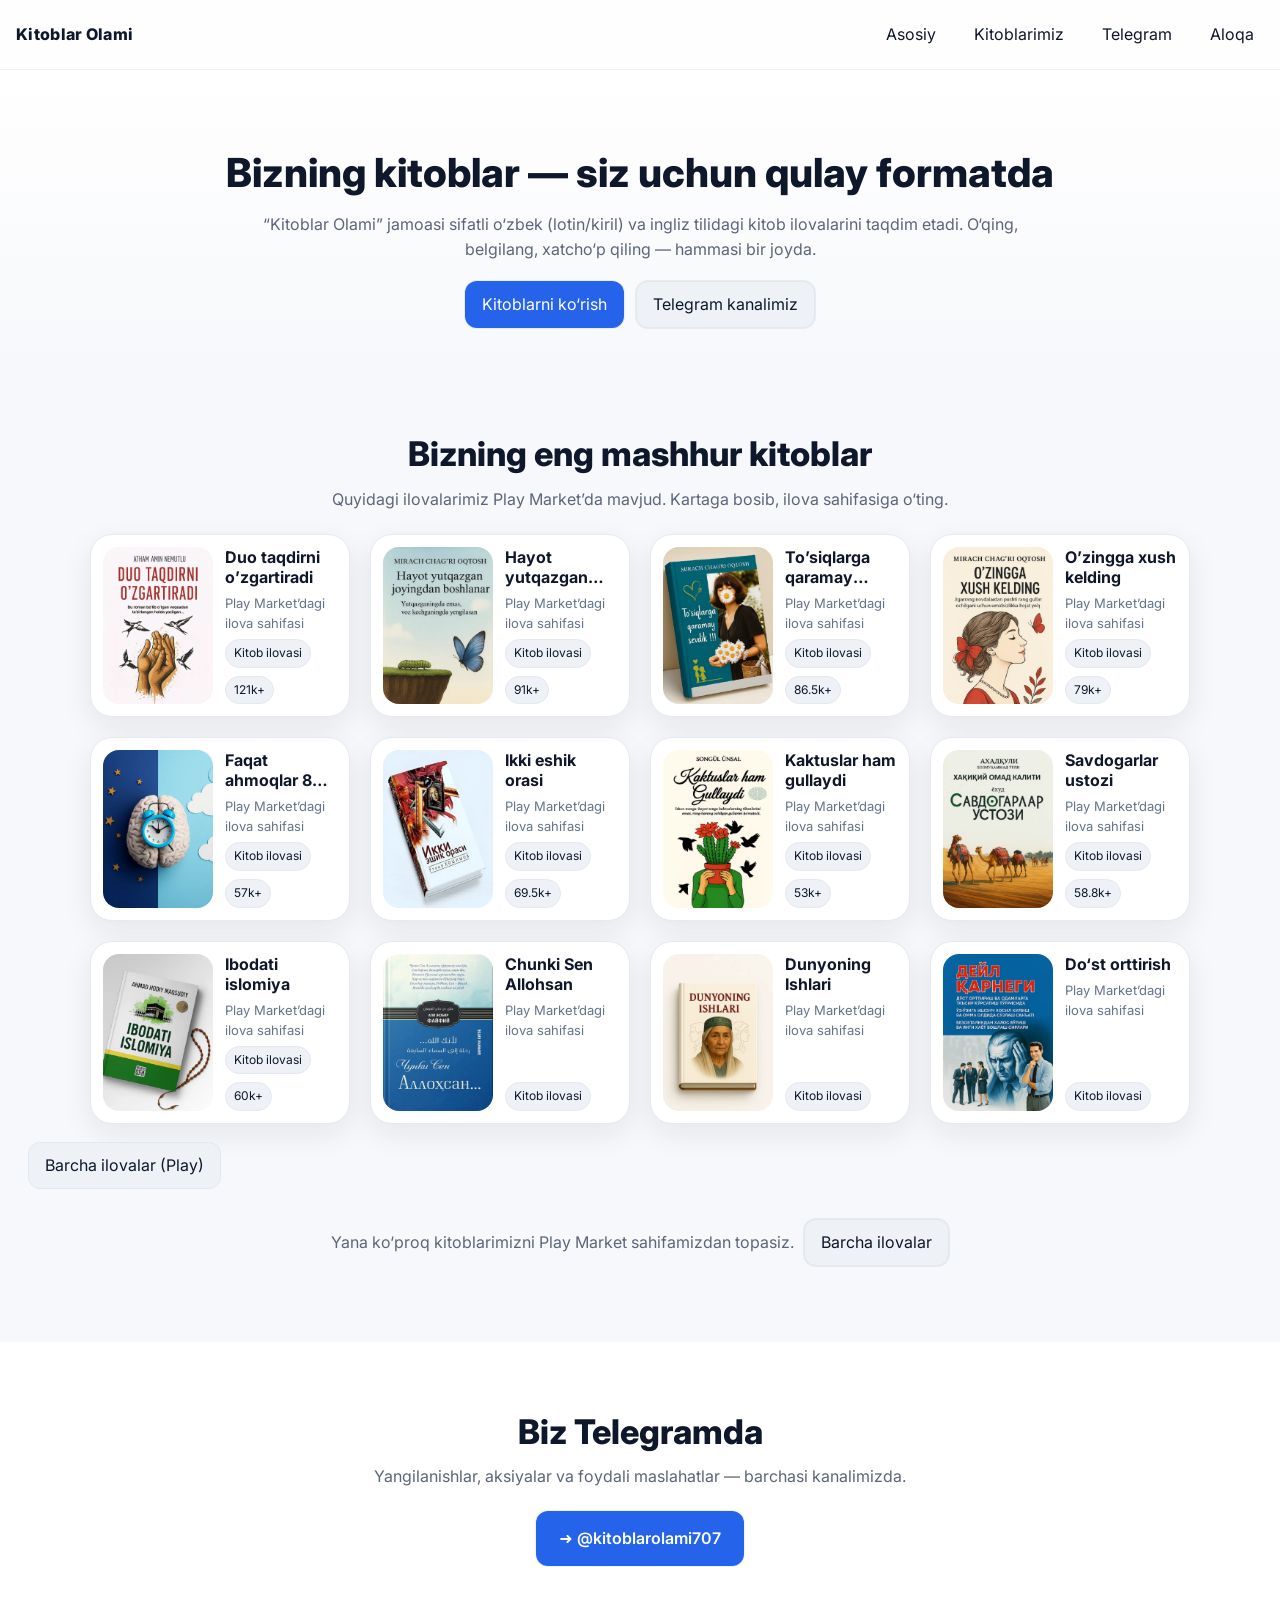
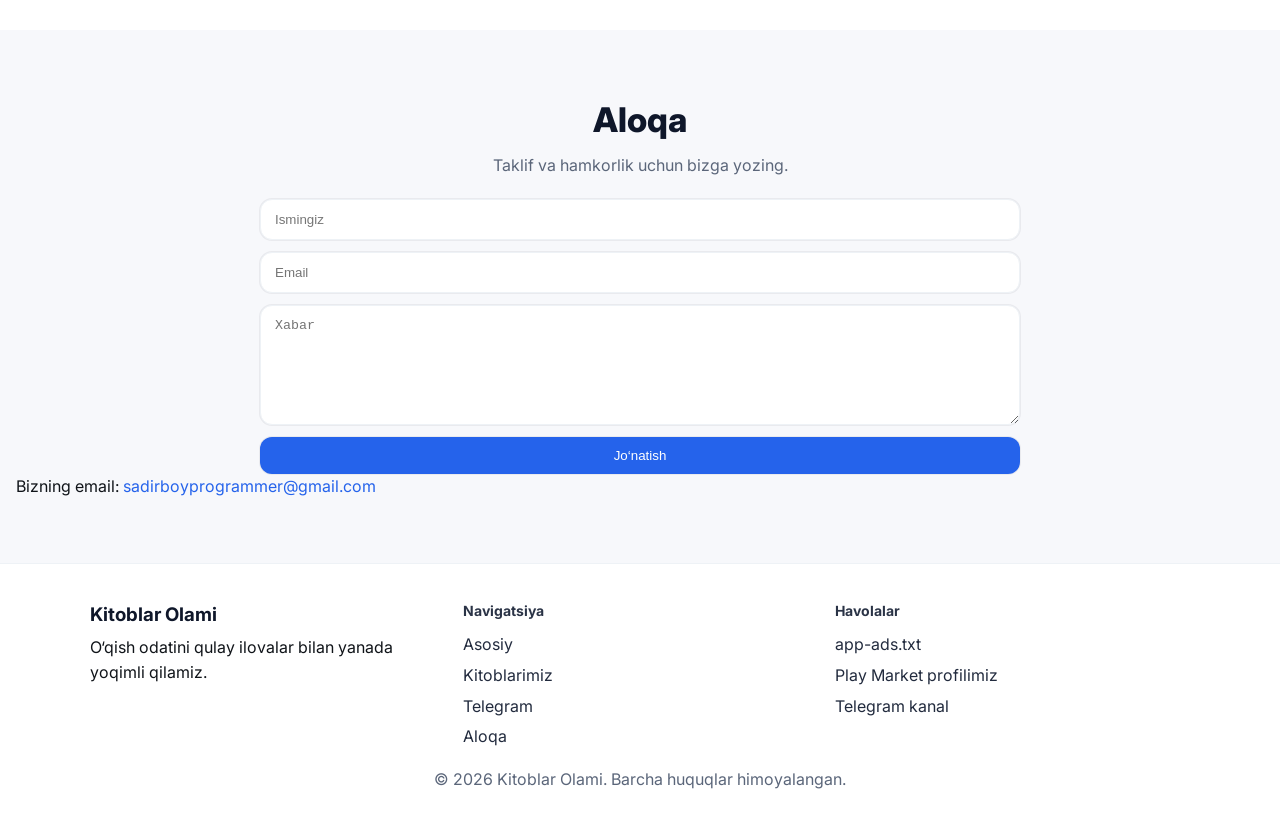
<file: index.html>
<!DOCTYPE html>
<html lang="uz">
<head>
  <meta charset="UTF-8" />
  <meta http-equiv="X-UA-Compatible" content="IE=edge" />
  <meta name="viewport" content="width=device-width, initial-scale=1.0" />
  <meta name="color-scheme" content="light dark"/>

  <title>Kitoblar Olami — Rasmiy sayt</title>
  <meta name="description" content="Kitoblar Olami — bizning kitob ilovalarimiz, yangilanishlar va havolalar. O‘qing, o‘rganing va ilhomlaning.">

  <link rel="preconnect" href="https://fonts.googleapis.com">
  <link rel="preconnect" href="https://fonts.gstatic.com" crossorigin>
  <link href="https://fonts.googleapis.com/css2?family=Inter:wght@400;600;800&display=swap" rel="stylesheet">

  <link rel="stylesheet" href="source/style.css" />
</head>
<body>
  <!-- Header -->
  <header class="header">
    <a class="logo" href="#home" aria-label="Kitoblar Olami — bosh sahifa">Kitoblar Olami</a>

    <nav class="navbar" aria-label="Asosiy navigatsiya">
      <button id="close-navbar" class="icon-btn" aria-label="Menyuni yopish">✕</button>
      <a href="#home">Asosiy</a>
      <a href="#books">Kitoblarimiz</a>
      <a href="#telegram">Telegram</a>
      <a href="#contact">Aloqa</a>
    </nav>

    <button id="menu-btn" class="icon-btn" aria-label="Menyuni ochish">☰</button>
  </header>

  <!-- Hero -->
  <section id="home" class="hero">
    <div class="hero__inner">
      <h1>Bizning kitoblar — siz uchun qulay formatda</h1>
      <p>“Kitoblar Olami” jamoasi sifatli o‘zbek (lotin/kiril) va ingliz tilidagi kitob ilovalarini taqdim etadi. O‘qing, belgilang, xatcho‘p qiling — hammasi bir joyda.</p>
      <div class="hero__cta">
        <a class="btn btn--primary" href="#books">Kitoblarni ko‘rish</a>
        <a class="btn" href="#telegram">Telegram kanalimiz</a>
      </div>
    </div>
  </section>

  <!-- Books -->
  <section id="books" class="section">
    <div class="section__head">
      <h2>Bizning eng mashhur kitoblar</h2>
      <p>Quyidagi ilovalarimiz Play Market’da mavjud. Kartaga bosib, ilova sahifasiga o‘ting.</p>
    </div>

    <!-- Grid JS bilan to‘ldiriladi -->
    <div id="books-grid" class="grid"></div>

    <div class="more-note">
      <p>Yana ko‘proq kitoblarimizni Play Market sahifamizdan topasiz.</p>
      <!-- JS buni to‘ldiradi -->
      <a class="btn" data-dev-link href="#" target="_blank" rel="noopener">Barcha ilovalar</a>
    </div>
  </section>

  <!-- Telegram -->
  <section id="telegram" class="section section--alt">
    <div class="section__head">
      <h2>Biz Telegramda</h2>
      <p>Yangilanishlar, aksiyalar va foydali maslahatlar — barchasi kanalimizda.</p>
    </div>
    <div class="center">
      <a class="btn btn--primary btn--lg" href="https://t.me/kitoblarolami707" target="_blank" rel="noopener">➜ @kitoblarolami707</a>
    </div>
  </section>

  <!-- Contact -->
  <section id="contact" class="section">
    <div class="section__head">
      <h2>Aloqa</h2>
      <p>Taklif va hamkorlik uchun bizga yozing.</p>
    </div>

    <!-- mailto/action olib tashlandi, JS to‘ldiradi -->
    <form id="contact-form" class="contact">
      <input type="text" name="name" placeholder="Ismingiz" required />
      <input type="email" name="email" placeholder="Email" required />
      <textarea name="message" placeholder="Xabar" required></textarea>
      <button type="submit" class="btn btn--primary">Jo‘natish</button>
    </form>

    <!-- Dinamik email: JS #contact-email ni to‘ldiradi -->
    <p class="contact__note">Bizning email: <a id="contact-email" href="#">[email]</a></p>
  </section>

  <!-- Footer -->
  <footer class="footer">
    <div class="footer__grid">
      <div>
        <h3>Kitoblar Olami</h3>
        <p>O‘qish odatini qulay ilovalar bilan yanada yoqimli qilamiz.</p>
      </div>
      <div>
        <h4>Navigatsiya</h4>
        <ul class="list">
          <li><a href="#home">Asosiy</a></li>
          <li><a href="#books">Kitoblarimiz</a></li>
          <li><a href="#telegram">Telegram</a></li>
          <li><a href="#contact">Aloqa</a></li>
        </ul>
      </div>
      <div>
        <h4>Havolalar</h4>
        <ul class="list">
          <li><a href="app-ads.txt" target="_blank" rel="noopener">app-ads.txt</a></li>
          <!-- JS to‘ldiradi -->
          <li><a data-dev-link href="#" target="_blank" rel="noopener">Play Market profilimiz</a></li>
          <li><a href="https://t.me/kitoblarolami707" target="_blank" rel="noopener">Telegram kanal</a></li>
        </ul>
      </div>
    </div>
    <p class="fineprint">© <span id="year"></span> Kitoblar Olami. Barcha huquqlar himoyalangan.</p>
  </footer>

  <script src="source/script.js"></script>
</body>
</html>
</file>
<file: source/style.css>
/* =============== Kitoblar Olami — style.css (Auto Light/Dark) =============== */
/* --- Light (default) theme tokens --- */
:root{
  color-scheme: light;

  /* Colors */
  --bg: #f7f8fb;
  --bg-alt:#ffffff;
  --text: #101419;
  --muted:#5b667a;
  --primary:#2563eb;
  --primary-700:#1d4ed8;
  --card:#ffffff;
  --card-edge:#e6e9f2;
  --accent:#0ea5e9;

  /* UI-specific */
  --header-bg: rgba(255,255,255,.85);
  --header-border:#eef2f6;
  --hover-bg:#eef2f6;
  --link-fg:#0f172a;

  --thumb-bg:#eef2f6;
  --desc-fg:#64748b;

  --chip-bg:#eef2f6;
  --chip-border:#e2e8f0;
  --chip-fg:#0f172a;

  --btn-bg:#eef2f6;
  --btn-fg:#0f172a;
  --btn-border:#e2e8f0;

  --footer-bg:#ffffff;
  --divider:#eef2f6;

  /* Radii, gaps, effects */
  --radius-xl: 22px;
  --radius-lg: 18px;
  --radius: 14px;

  --gap-xl: 28px;
  --gap: 20px;
  --gap-sm: 14px;

  --shadow: 0 10px 30px rgba(16,24,40,.08);
  --ring: 0 0 0 1px rgba(15,23,42,.06);

  --icon-btn-bg:#e7ecf6;
  --icon-btn-bg-hover:#dfe6f3;
}

/* --- Dark theme tokens (auto) --- */
@media (prefers-color-scheme: dark){
  :root{
    color-scheme: dark;

    --bg:#0e1525;
    --bg-alt:#121a2b;
    --text:#e8eefc;
    --muted:#a9b3c9;
    --primary:#6aa1ff;
    --primary-700:#4e86ea;
    --card:#151d30;
    --card-edge:#1b2640;
    --accent:#70f3bd;

    --header-bg: rgba(12,18,34,.8);
    --header-border: rgba(255,255,255,.06);
    --hover-bg: rgba(255,255,255,.06);
    --link-fg:#e6ecff;

    --thumb-bg:#0f1a33;
    --desc-fg:#9fb0cf;

    --chip-bg:#1e2a48;
    --chip-border:rgba(255,255,255,.08);
    --chip-fg:#d7e4ff;

    --btn-bg:#223154;
    --btn-fg:#e8efff;
    --btn-border:rgba(255,255,255,.08);

    --footer-bg:#0b1120;
    --divider:rgba(255,255,255,.06);

    --shadow: 0 10px 30px rgba(0,0,0,.35);
    --ring: 0 0 0 2px rgba(255,255,255,.06);

    --icon-btn-bg:#202a46;
    --icon-btn-bg-hover:#273255;
  }
}

/* ===== Base reset ===== */
*{box-sizing:border-box}
html,body{height:100%}
body{
  margin:0;
  font-family: Inter, system-ui, -apple-system, Segoe UI, Roboto, Arial, sans-serif;
  color:var(--text);
  background: var(--bg);
  line-height:1.55;
  -webkit-font-smoothing:antialiased;
  text-rendering:optimizeLegibility;
}

/* Scrim (navbar ochilganda fonni to'sish) */
body::after{
  content:"";
  position: fixed;
  inset: 0;
  background: rgba(0,0,0,.45);
  opacity: 0;
  pointer-events: none;
  transition: opacity .25s ease;
  z-index: 60; /* header(70) va navbar(100) bilan mos */
}
body.nav-open{ overflow:hidden; }            /* scroll-lock */
body.nav-open::after{ opacity: 1; pointer-events: auto; }

img{display:block; max-width:100%; height:auto}
a{color:var(--primary); text-decoration:none}
a:hover{color:var(--primary-700)}
p{margin:0}
.section{padding:64px 16px}
.section--alt{background:var(--bg-alt)}
.center{display:flex; justify-content:center; align-items:center}

/* ---------- Header & Navbar ---------- */
.header{
  position:sticky; top:0; z-index:70;
  display:flex; align-items:center; justify-content:space-between;
  padding:14px 16px;
  background: var(--header-bg);
  backdrop-filter: blur(8px);
  border-bottom:1px solid var(--header-border);
}
.logo{font-weight:800; letter-spacing:.3px; color:var(--link-fg)}
.icon-btn{
  background:var(--icon-btn-bg); color:var(--link-fg); border:0;
  width:38px; height:38px; border-radius:12px; cursor:pointer;
  display:grid; place-items:center;
}
.icon-btn:hover{background:var(--icon-btn-bg-hover)}

/* Desktop navbar */
.navbar{
  display:flex; gap:18px; align-items:center;
}
.navbar a{
  padding:8px 10px; border-radius:10px; color:var(--link-fg);
}
.navbar a:hover{background:var(--hover-bg)}

/* Mobile off-canvas */
#menu-btn{display:none}
#close-navbar{display:none}

@media (max-width: 900px){
  #menu-btn{display:inline-grid}
  .navbar{
    position:fixed; inset:0 0 0 auto; width:min(80%, 320px);
    height:100vh;                        /* to'liq balandlik */
    background: var(--bg-alt);           /* qattiq fon */
    flex-direction:column; padding:18px;
    transform:translateX(100%); transition:.25s ease; gap:10px;
    box-shadow: var(--shadow);
    z-index: 100; /* scrim ustida turadi */
    border-left: 1px solid var(--divider);
    overflow-y:auto;
  }
  .navbar.active{transform:translateX(0)}
  #close-navbar{display:inline-grid; align-self:flex-end; margin-bottom:6px}
}

/* ---------- Hero ---------- */
.hero{
  padding:72px 16px 36px;
  background: linear-gradient(180deg, var(--bg-alt) 0%, var(--bg) 100%);
}
.hero__inner{ max-width:1000px; margin:0 auto; text-align:center; }
.hero h1{
  margin:0 0 8px; font-size:clamp(26px, 3.5vw, 40px); font-weight:800;
  color:var(--link-fg);
}
.hero p{color:var(--muted); max-width:820px; margin:0 auto}
.hero__cta{margin-top:20px; display:flex; gap:12px; justify-content:center}

/* ---------- Buttons ---------- */
.btn{
  display:inline-block; padding:10px 16px; border-radius:12px;
  background:var(--btn-bg); color:var(--btn-fg); border:1px solid var(--btn-border);
  transition:.2s ease; box-shadow:var(--ring);
}
.btn:hover{transform:translateY(-1px); filter:brightness(0.98)}
.btn--primary{background:var(--primary); color:#fff; border-color:transparent}
.btn--primary:hover{background:var(--primary-700)}
.btn--lg{padding:14px 22px; font-weight:600}

/* ---------- Sections ---------- */
.section__head{ max-width:1100px; margin:0 auto 22px; text-align:center; }
.section__head h2{
  margin:0 0 6px; font-size:clamp(22px, 3vw, 34px); font-weight:800;
  color:var(--link-fg);
}
.section__head p{color:var(--muted)}

/* ---------- Grid & Cards ---------- */
.grid{
  --cols: 4; /* JS orqali ham o‘zgaradi */
  max-width:1100px; margin:0 auto;
  display:grid;
  grid-template-columns: repeat(var(--cols), minmax(0, 1fr));
  gap: var(--gap);
}

/* card */
.card{
  display:flex; gap:12px; align-items:stretch;
  background: var(--card);
  border:1px solid var(--card-edge);
  border-radius: var(--radius-xl);
  padding:12px;
  box-shadow: var(--shadow);
  transition: transform .18s ease, box-shadow .18s ease, border-color .18s ease;
  overflow:hidden;
}
.card:hover{
  transform: translateY(-3px);
  border-color: color-mix(in srgb, var(--card-edge) 60%, var(--primary) 40%);
  box-shadow: 0 16px 36px rgba(2,6,23,.08);
}

/* thumb — rasm */
.card__thumb{
  flex:0 0 110px;
  aspect-ratio: 3 / 4;
  border-radius: 16px;
  overflow:hidden;
  background: var(--thumb-bg);
  display:grid; place-items:center; color:#475569; font-weight:800; font-size:18px;
}
@media (prefers-color-scheme: dark){
  .card__thumb{ color:#8fa8d3; }
}
.card__thumb img{width:100%; height:100%; object-fit:cover}

/* body */
.card__body{display:flex; flex-direction:column; gap:6px; min-width:0}
.card__title{
  color:var(--link-fg); font-weight:700; font-size:16px; line-height:1.25;
  overflow:hidden; display:-webkit-box; -webkit-line-clamp:2; -webkit-box-orient:vertical;
}
.card__desc{color:var(--desc-fg); font-size:13px}

/* badges */
.card__badges{display:flex; gap:8px; margin-top:auto; flex-wrap:wrap}
.badge{
  font-size:12px; padding:4px 8px; border-radius:999px;
  background:var(--chip-bg); color:var(--chip-fg); border:1px solid var(--chip-border);
}

/* “Ko‘proq ko‘rsatish” / CTA tugmalari */
.more{
  margin-top:18px; display:inline-block; padding:10px 16px; border-radius:12px;
  background:var(--btn-bg); color:var(--btn-fg); border:1px solid var(--btn-border);
}
.more:hover{filter:brightness(0.98)}
.hidden{display:none !important}

/* ---------- More note (Play bo‘limi osti) ---------- */
.more-note{
  max-width:1100px; margin:18px auto 0; padding:12px 0; color:var(--muted);
  display:flex; align-items:center; justify-content:center; gap:10px; flex-wrap:wrap;
}

/* ---------- Contact form ---------- */
.contact{ max-width:760px; margin:0 auto; display:grid; gap:12px; }
.contact input, .contact textarea{
  width:100%; padding:12px 14px; color:var(--link-fg);
  background:var(--bg-alt); border:1px solid var(--divider); border-radius:12px;
  outline:none; box-shadow: var(--ring);
}
.contact textarea{min-height:120px; resize:vertical}
.contact input:focus, .contact textarea:focus{
  border-color: color-mix(in srgb, var(--primary) 60%, var(--divider) 40%);
  box-shadow:0 0 0 3px color-mix(in srgb, var(--primary) 30%, transparent);
}

/* ---------- Footer ---------- */
.footer{padding:36px 16px; background:var(--footer-bg); border-top:1px solid var(--divider)}
.footer__grid{
  max-width:1100px; margin:0 auto; display:grid; gap:18px;
  grid-template-columns: repeat(3, minmax(0, 1fr));
}
.footer h3{margin:0 0 6px; color:var(--link-fg)}
.footer h4{margin:0 0 10px; font-size:14px; color: color-mix(in srgb, var(--link-fg) 65%, var(--muted) 35%) }
.list{list-style:none; margin:0; padding:0; display:grid; gap:6px}
.list a{color: color-mix(in srgb, var(--link-fg) 75%, var(--muted) 25%) }
.list a:hover{color:var(--link-fg)}
.fineprint{margin-top:18px; text-align:center; color:var(--muted)}

/* =============== Responsive =============== */
@media (max-width: 1200px){ .grid{gap:18px} }

@media (max-width: 1024px){
  .grid{grid-template-columns: repeat(3, 1fr)}
  .card{border-radius: var(--radius-lg)}
  .card__thumb{flex-basis:100px}
}

@media (max-width: 768px){
  .section{padding:48px 14px}
  .hero{padding:56px 14px 28px}
  .grid{grid-template-columns: repeat(2, 1fr); gap: var(--gap-sm)}
  .card{padding:10px; border-radius:16px}
  .card__thumb{flex-basis:96px; border-radius:14px}
  .card__title{font-size:14px}
  .card__desc{font-size:12px}
  .badge{font-size:11px; padding:3px 8px}
  .footer__grid{grid-template-columns:1fr}
}

@media (max-width: 480px){
  .grid{grid-template-columns: 1fr; gap: 12px}
  .card{max-width:92%; margin:0 auto}
  .hero__cta{flex-direction:column}
}
</file>
